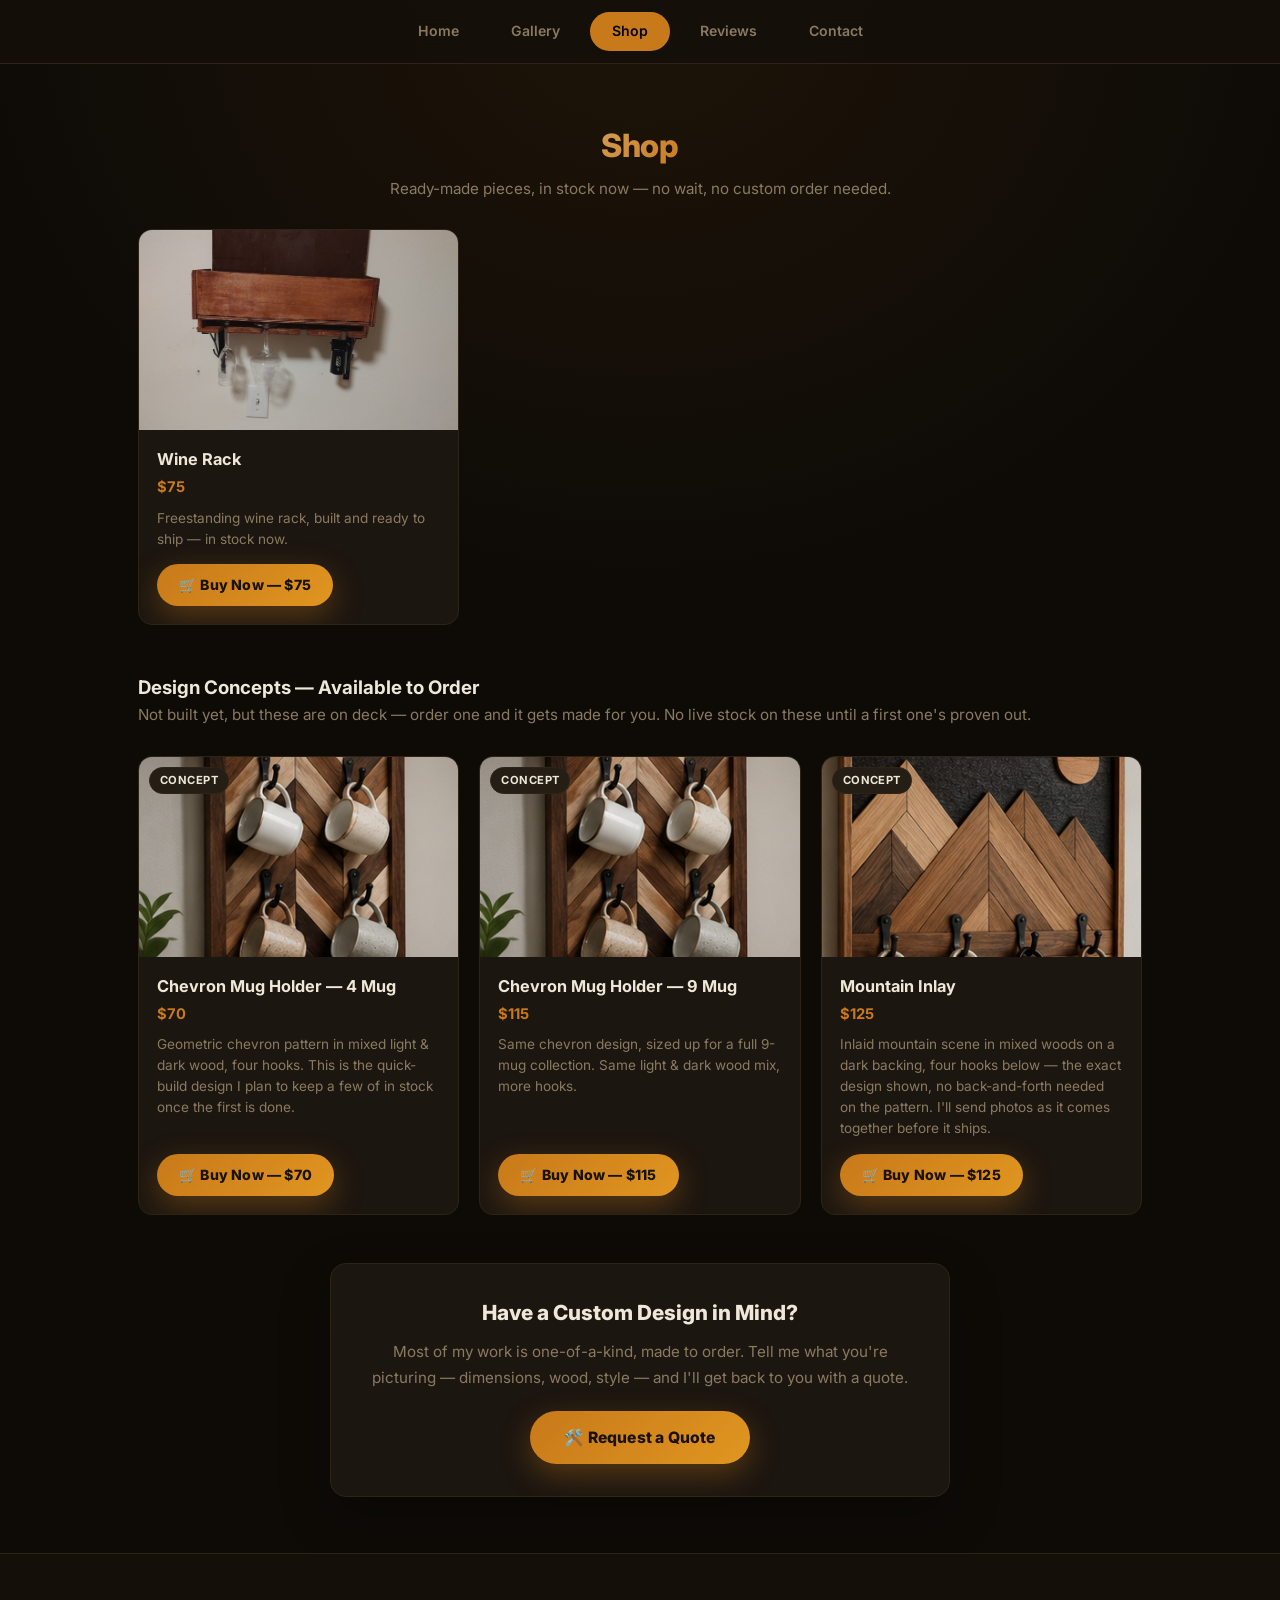
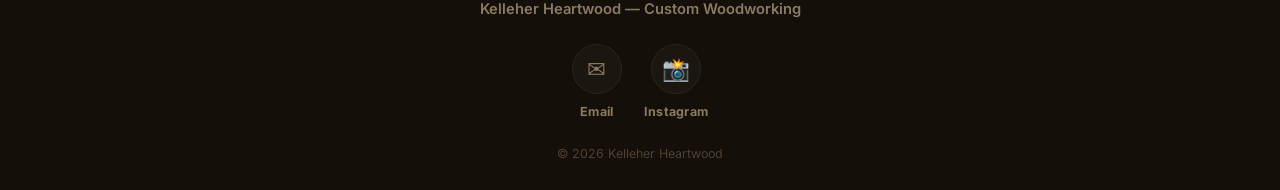
<file: shop.html>
<!doctype html>
<html lang="en">
<head>
  <meta charset="utf-8" />
  <meta name="viewport" content="width=device-width,initial-scale=1" />
  <title>Shop — Kelleher Heartwood</title>
  <meta name="description" content="Custom furniture and signs available to commission from Kelleher Heartwood.">
  <link rel="icon" href="images/kelleherheartwood.png">
  <link rel="stylesheet" href="style.css" />
</head>
<body>

  <nav class="brand-nav">
    <div class="brand-nav-inner">
      <a href="index.html">Home</a>
      <a href="gallery.html">Gallery</a>
      <a href="shop.html" class="active">Shop</a>
      <a href="index.html#reviews">Reviews</a>
      <a href="index.html#contact">Contact</a>
    </div>
  </nav>

  <main>
    <section class="section">
      <div class="container">
        <div class="section-header centered">
          <h2>Shop</h2>
          <p class="subtitle">Ready-made pieces, in stock now &mdash; no wait, no custom order needed.</p>
        </div>

        <div class="shop-grid">

          <div class="shop-card">
            <img src="images/winerack.jpg" alt="Wine Rack" loading="lazy">
            <div class="shop-card-body">
              <h3>Wine Rack</h3>
              <p class="shop-price">$75</p>
              <p class="shop-desc">Freestanding wine rack, built and ready to ship &mdash; in stock now.</p>
              <!-- TODO: swap this mailto link for a Stripe Checkout link once online payments are set up -->
              <a href="mailto:kelleherheartwood@gmail.com?subject=Wine%20Rack%20Purchase%20(%2475)" class="btn-primary buy-now-btn">🛒 Buy Now &mdash; $75</a>
            </div>
          </div>

        </div>

        <div class="section-header concepts-header">
          <h3>Design Concepts &mdash; Available to Order</h3>
          <p class="subtitle">Not built yet, but these are on deck &mdash; order one and it gets made for you. No live stock on these until a first one's proven out.</p>
        </div>

        <div class="shop-grid">

          <!-- TODO: once Stripe Checkout is wired up, model the custom color
               palette as a +$10 line-item/option instead of a mailto note.
               Not offering it yet — starting with light/dark only, per plan
               to add it once customers actually start asking. -->
          <div class="shop-card">
            <span class="concept-badge">Concept</span>
            <img src="images/chevron-mockup.png" alt="Chevron mug holder design concept" loading="lazy">
            <div class="shop-card-body">
              <h3>Chevron Mug Holder &mdash; 4 Mug</h3>
              <p class="shop-price">$70</p>
              <p class="shop-desc">Geometric chevron pattern in mixed light &amp; dark wood, four hooks. This is the quick-build design I plan to keep a few of in stock once the first is done.</p>
              <!-- TODO: swap this mailto link for a Stripe Checkout link once online payments are set up -->
              <a href="mailto:kelleherheartwood@gmail.com?subject=Chevron%20Mug%20Holder%20(4%20Mug)%20Purchase%20(%2470)" class="btn-primary buy-now-btn">🛒 Buy Now &mdash; $70</a>
            </div>
          </div>

          <div class="shop-card">
            <span class="concept-badge">Concept</span>
            <img src="images/chevron-mockup.png" alt="Chevron mug holder design concept, larger 9-mug size" loading="lazy">
            <div class="shop-card-body">
              <h3>Chevron Mug Holder &mdash; 9 Mug</h3>
              <p class="shop-price">$115</p>
              <p class="shop-desc">Same chevron design, sized up for a full 9-mug collection. Same light &amp; dark wood mix, more hooks.</p>
              <!-- TODO: swap this mailto link for a Stripe Checkout link once online payments are set up -->
              <a href="mailto:kelleherheartwood@gmail.com?subject=Chevron%20Mug%20Holder%20(9%20Mug)%20Purchase%20(%24115)" class="btn-primary buy-now-btn">🛒 Buy Now &mdash; $115</a>
            </div>
          </div>

          <div class="shop-card">
            <span class="concept-badge">Concept</span>
            <img src="images/mountain-mockup.png" alt="Mountain inlay mug holder design concept" loading="lazy">
            <div class="shop-card-body">
              <h3>Mountain Inlay</h3>
              <p class="shop-price">$125</p>
              <p class="shop-desc">Inlaid mountain scene in mixed woods on a dark backing, four hooks below &mdash; the exact design shown, no back-and-forth needed on the pattern. I'll send photos as it comes together before it ships.</p>
              <!-- TODO: swap this mailto link for a Stripe Checkout link once online payments are set up -->
              <a href="mailto:kelleherheartwood@gmail.com?subject=Mountain%20Inlay%20Mug%20Holder%20Purchase%20(%24125)" class="btn-primary buy-now-btn">🛒 Buy Now &mdash; $125</a>
            </div>
          </div>

        </div>

        <div class="custom-callout">
          <h3>Have a Custom Design in Mind?</h3>
          <p>Most of my work is one-of-a-kind, made to order. Tell me what you're picturing &mdash; dimensions, wood, style &mdash; and I'll get back to you with a quote.</p>
          <a href="index.html#contact" class="btn-primary">🛠️ Request a Quote</a>
        </div>
      </div>
    </section>
  </main>

  <footer>
    <p class="footer-tagline">Kelleher Heartwood — Custom Woodworking</p>
    <div class="footer-socials">
      <a href="mailto:kelleherheartwood@gmail.com" class="footer-social-btn">
        <span class="footer-social-icon">✉️</span>
        <span>Email</span>
      </a>
      <!-- Swap in your real Instagram handle when ready -->
      <a href="https://instagram.com/YOUR_INSTAGRAM_HANDLE" target="_blank" rel="noopener" class="footer-social-btn">
        <span class="footer-social-icon">📸</span>
        <span>Instagram</span>
      </a>
    </div>
    <p class="footer-copy">&copy; 2026 Kelleher Heartwood</p>
  </footer>

</body>
</html>
</file>
<file: style.css>
@import url('https://fonts.googleapis.com/css2?family=Inter:wght@400;500;600;700;800&display=swap');

/* ── Design tokens ── */
:root {
  --bg:        #0e0b07;
  --bg2:       #141009;
  --surface:   #1c1610;
  --surface2:  #241e14;
  --border:    #2e2416;
  --accent:    #c8791a;
  --accent-lt: #e09620;
  --text:      #eee8d8;
  --muted:     #8a7a60;
  --dim:       #504030;
  --radius:    12px;
}

/* ── Reset ── */
*, *::before, *::after { box-sizing: border-box; margin: 0; padding: 0; }
html { scroll-behavior: smooth; }
img  { max-width: 100%; height: auto; display: block; }

body {
  font-family: 'Inter', system-ui, -apple-system, sans-serif;
  background: var(--bg);
  background-image: radial-gradient(ellipse 80% 50% at 50% 0%, #1e1408 0%, #0e0b07 65%);
  color: var(--text);
  line-height: 1.6;
  min-height: 100vh;
  -webkit-font-smoothing: antialiased;
}

.container {
  max-width: 1100px;
  margin: 0 auto;
  padding: 0 clamp(16px, 5vw, 48px);
}

.subtitle {
  font-size: 0.95rem;
  color: var(--muted);
  margin-bottom: 22px;
}

/* Any plain inline text link inside body copy (not a styled button) — this is
   the fix for links rendering as default browser blue/purple: every link
   needs to land in a rule somewhere, this is the catch-all for prose links. */
.subtitle a, .about-text a, .contact-note a, p a {
  color: var(--accent);
  text-decoration: underline;
  text-underline-offset: 2px;
}
.subtitle a:hover, .about-text a:hover, .contact-note a:hover, p a:hover {
  color: var(--accent-lt);
}

/* ══════════════════════════════════════
   BRAND SUB-NAV (Home / Gallery / Shop — the Kelleher Heartwood site nav)
══════════════════════════════════════ */
.brand-nav {
  background: rgba(20, 16, 9, 0.92);
  backdrop-filter: blur(14px);
  -webkit-backdrop-filter: blur(14px);
  border-bottom: 1px solid var(--border);
  position: sticky;
  top: 0;
  z-index: 100;
}

.brand-nav-inner {
  max-width: 1100px;
  margin: 0 auto;
  display: flex;
  align-items: center;
  justify-content: center;
  gap: 8px;
  padding: 12px clamp(16px, 5vw, 48px);
  flex-wrap: wrap;
}

.brand-nav-inner a {
  padding: 8px 22px;
  border-radius: 20px;
  text-decoration: none;
  color: var(--muted);
  font-size: 0.88rem;
  font-weight: 600;
  transition: all 0.2s ease;
}

.brand-nav-inner a:hover {
  color: var(--accent);
  background: rgba(200, 121, 26, 0.1);
}

.brand-nav-inner a.active {
  color: #000;
  background: var(--accent);
}

/* ══════════════════════════════════════
   BRAND HERO (logo + tagline + primary CTA)
══════════════════════════════════════ */
.brand-hero {
  padding: 60px 0 48px;
  text-align: center;
  background: radial-gradient(ellipse 70% 60% at 50% 0%, rgba(200, 121, 26, 0.12) 0%, transparent 70%);
  border-bottom: 1px solid var(--border);
}

.brand-logo {
  width: 100%;
  max-width: 190px;
  margin: 0 auto 20px;
  border-radius: 50%;
  box-shadow: 0 20px 60px rgba(0, 0, 0, 0.55), 0 0 0 1px var(--border);
}

.brand-tagline {
  max-width: 560px;
  margin: 0 auto 28px;
  font-size: 1.05rem;
  color: var(--muted);
  line-height: 1.65;
}

.hero-ctas {
  display: flex;
  gap: 14px;
  justify-content: center;
  flex-wrap: wrap;
}

/* ── Buttons ── */
.btn-primary {
  display: inline-flex;
  align-items: center;
  gap: 8px;
  background: linear-gradient(135deg, var(--accent) 0%, var(--accent-lt) 100%);
  color: #1a1206;
  padding: 14px 34px;
  border-radius: 30px;
  text-decoration: none;
  font-weight: 800;
  font-size: 0.98rem;
  letter-spacing: 0.2px;
  border: none;
  cursor: pointer;
  font-family: inherit;
  box-shadow: 0 10px 30px rgba(200, 121, 26, 0.35);
  transition: transform 0.2s ease, box-shadow 0.2s ease, background 0.2s ease;
}

.btn-primary:hover {
  transform: translateY(-2px);
  box-shadow: 0 16px 42px rgba(200, 121, 26, 0.5);
}

.btn-secondary {
  display: inline-flex;
  align-items: center;
  gap: 8px;
  background: var(--surface);
  color: var(--text);
  border: 1.5px solid var(--border);
  padding: 12.5px 30px;
  border-radius: 30px;
  text-decoration: none;
  font-weight: 700;
  font-size: 0.95rem;
  font-family: inherit;
  cursor: pointer;
  transition: all 0.2s ease;
}

.btn-secondary:hover {
  border-color: var(--accent);
  color: var(--accent);
  transform: translateY(-2px);
  background: rgba(200, 121, 26, 0.08);
}

/* ══════════════════════════════════════
   SECTIONS (shared header treatment)
══════════════════════════════════════ */
.section {
  padding: 56px 0;
  border-bottom: 1px solid var(--border);
}

.section:last-of-type {
  border-bottom: none;
}

.section-header {
  margin-bottom: 28px;
}

.section-header.centered {
  text-align: center;
  max-width: 640px;
  margin-left: auto;
  margin-right: auto;
}

.section-header h2 {
  font-size: clamp(1.5rem, 3.2vw, 2rem);
  font-weight: 800;
  background: linear-gradient(135deg, var(--text) 0%, var(--accent) 60%, #d4a060 100%);
  -webkit-background-clip: text;
  -webkit-text-fill-color: transparent;
  background-clip: text;
  letter-spacing: -0.4px;
  margin-bottom: 6px;
}

/* ── Filter controls ── */
.controls {
  display: flex;
  gap: 8px;
  flex-wrap: wrap;
}

.filter-btn {
  border: 1px solid var(--border);
  background: var(--surface);
  color: var(--muted);
  padding: 7px 18px;
  border-radius: 20px;
  cursor: pointer;
  font-size: 0.85rem;
  font-weight: 600;
  font-family: inherit;
  transition: all 0.2s ease;
}

.filter-btn:hover {
  border-color: var(--accent);
  color: var(--accent);
  background: rgba(200, 121, 26, 0.08);
}

.filter-btn.active {
  background: var(--accent);
  border-color: var(--accent);
  color: #000;
}

/* ══════════════════════════════════════
   ABOUT (home page)
══════════════════════════════════════ */
.about-grid {
  display: grid;
  grid-template-columns: 1.1fr 0.9fr;
  gap: 48px;
  align-items: center;
}

.about-text p {
  color: var(--muted);
  font-size: 0.98rem;
  line-height: 1.75;
  margin-bottom: 14px;
}

.about-photo img {
  border-radius: 14px;
  border: 1px solid var(--border);
  box-shadow: 0 20px 50px rgba(0, 0, 0, 0.4);
}

@media (max-width: 800px) {
  .about-grid { grid-template-columns: 1fr; }
}

/* ══════════════════════════════════════
   CAROUSEL (home page showcase)
══════════════════════════════════════ */
.carousel {
  position: relative;
  max-width: 860px;
  margin: 0 auto;
  border-radius: 16px;
  overflow: hidden;
  border: 1px solid var(--border);
  box-shadow: 0 20px 50px rgba(0, 0, 0, 0.45);
}

.carousel-track {
  position: relative;
  height: 420px;
  background: var(--surface);
}

.carousel-slide {
  position: absolute;
  inset: 0;
  opacity: 0;
  transition: opacity 0.6s ease;
  pointer-events: none;
}

.carousel-slide.active {
  opacity: 1;
  pointer-events: auto;
}

.carousel-slide img {
  width: 100%;
  height: 100%;
  object-fit: cover;
}

.carousel-caption {
  position: absolute;
  left: 0; right: 0; bottom: 0;
  padding: 20px 24px;
  background: linear-gradient(to top, rgba(0, 0, 0, 0.88), transparent);
  color: var(--text);
  font-weight: 700;
  font-size: 1.02rem;
}

.carousel-dots {
  position: absolute;
  bottom: 14px;
  left: 50%;
  transform: translateX(-50%);
  display: flex;
  gap: 8px;
  z-index: 5;
}

.carousel-dots button {
  width: 9px;
  height: 9px;
  border-radius: 50%;
  background: rgba(255, 255, 255, 0.4);
  border: none;
  cursor: pointer;
  padding: 0;
  transition: background 0.2s ease, transform 0.2s ease;
}

.carousel-dots button.active {
  background: var(--accent);
  transform: scale(1.2);
}

.carousel-arrow {
  position: absolute;
  top: 50%;
  transform: translateY(-50%);
  background: rgba(0, 0, 0, 0.4);
  border: 1px solid rgba(255, 255, 255, 0.2);
  color: white;
  width: 38px;
  height: 38px;
  border-radius: 50%;
  cursor: pointer;
  z-index: 5;
  display: flex;
  align-items: center;
  justify-content: center;
  font-size: 1rem;
  transition: background 0.2s ease;
}

.carousel-arrow:hover {
  background: rgba(200, 121, 26, 0.7);
}

.carousel-arrow.prev { left: 14px; }
.carousel-arrow.next { right: 14px; }

@media (max-width: 600px) {
  .carousel-track { height: 260px; }
}

/* ══════════════════════════════════════
   MAIN + GALLERY
══════════════════════════════════════ */
main {
  padding: 0;
}

.gallery {
  display: grid;
  grid-template-columns: repeat(auto-fill, minmax(240px, 1fr));
  gap: 20px;
  margin-top: 0;
}

/* ── Card ── */
.card {
  position: relative;
  background: var(--surface);
  border-radius: 14px;
  overflow: hidden;
  cursor: pointer;
  border: 1px solid var(--border);
  display: flex;
  flex-direction: column;
  transition: transform 0.28s ease, border-color 0.28s ease, box-shadow 0.28s ease;
}

/* Top shimmer bar on hover */
.card::before {
  content: '';
  position: absolute;
  top: 0; left: 0; right: 0;
  height: 2px;
  background: linear-gradient(90deg, transparent 0%, var(--accent) 50%, var(--accent-lt) 100%);
  opacity: 0;
  transition: opacity 0.3s ease;
  z-index: 2;
}

/* Gradient fade from image into card body */
.card::after {
  content: '';
  position: absolute;
  left: 0; right: 0;
  top: 138px;
  height: 62px;
  background: linear-gradient(to bottom, transparent, var(--surface));
  pointer-events: none;
  z-index: 1;
}

.card:hover {
  transform: translateY(-6px);
  border-color: rgba(200, 121, 26, 0.55);
  box-shadow: 0 20px 48px rgba(200, 121, 26, 0.14), 0 6px 18px rgba(0, 0, 0, 0.45);
}

.card:hover::before {
  opacity: 1;
}

.card img {
  width: 100%;
  height: 200px;
  object-fit: cover;
  display: block;
  transition: transform 0.4s ease;
}

/* Cards where the subject sits lower in the image */
.card-lower img {
  object-position: center 25%;
}

.card:hover img {
  transform: scale(1.06);
}

.card figcaption {
  padding: 14px 16px 16px;
}

.card h3 {
  margin: 0 0 5px;
  color: var(--text);
  font-size: 1rem;
  font-weight: 700;
  transition: color 0.25s ease;
}

.card:hover h3 {
  color: var(--accent);
}

.tag {
  color: var(--muted);
  font-size: 0.82rem;
  font-weight: 500;
}

/* Badge for pieces that were sold/commissioned, overlaid on the image */
.sold-badge {
  position: absolute;
  top: 10px;
  right: 10px;
  z-index: 3;
  background: var(--accent);
  color: var(--surface);
  font-size: 0.7rem;
  font-weight: 700;
  letter-spacing: 0.04em;
  text-transform: uppercase;
  padding: 4px 10px;
  border-radius: 999px;
  box-shadow: 0 2px 8px rgba(0, 0, 0, 0.35);
}

/* Quieter than .sold-badge on purpose — this is informational, not urgent */
.concept-badge {
  position: absolute;
  top: 10px;
  left: 10px;
  z-index: 3;
  background: var(--surface2);
  color: var(--text);
  border: 1px solid var(--border);
  font-size: 0.7rem;
  font-weight: 700;
  letter-spacing: 0.04em;
  text-transform: uppercase;
  padding: 4px 10px;
  border-radius: 999px;
}

.concepts-header {
  margin-top: 48px;
}

/* ══════════════════════════════════════
   SHOP
══════════════════════════════════════ */
.shop-grid {
  display: grid;
  grid-template-columns: repeat(auto-fill, minmax(240px, 1fr));
  gap: 20px;
}

.shop-card {
  position: relative;
  background: var(--surface);
  border: 1px solid var(--border);
  border-radius: 14px;
  overflow: hidden;
  display: flex;
  flex-direction: column;
  transition: transform 0.28s ease, border-color 0.28s ease, box-shadow 0.28s ease;
}

.shop-card:hover {
  transform: translateY(-6px);
  border-color: rgba(200, 121, 26, 0.55);
  box-shadow: 0 20px 48px rgba(200, 121, 26, 0.14), 0 6px 18px rgba(0, 0, 0, 0.45);
}

.shop-card img {
  width: 100%;
  height: 200px;
  object-fit: cover;
}

.shop-card-body {
  padding: 16px 18px 18px;
  display: flex;
  flex-direction: column;
  flex: 1;
}

.shop-card h3 {
  font-size: 1.02rem;
  font-weight: 700;
  color: var(--text);
  margin-bottom: 4px;
}

.shop-price {
  color: var(--accent);
  font-weight: 700;
  font-size: 0.92rem;
  margin-bottom: 8px;
}

.shop-desc {
  color: var(--muted);
  font-size: 0.85rem;
  line-height: 1.55;
  flex: 1;
}

.buy-now-btn {
  align-self: flex-start;
  margin-top: 14px;
  padding: 10px 22px;
  font-size: 0.88rem;
}

/* Stand-in for a shop-card image when a product hasn't been photographed yet */
.shop-card-placeholder {
  width: 100%;
  height: 200px;
  display: flex;
  flex-direction: column;
  align-items: center;
  justify-content: center;
  gap: 8px;
  background: var(--surface2);
  color: var(--muted);
}

.placeholder-icon {
  font-size: 2.6rem;
}

.placeholder-label {
  font-size: 0.78rem;
  font-weight: 600;
}

/* Callout pointing custom-work inquiries at the homepage contact form */
.custom-callout {
  max-width: 620px;
  margin: 48px auto 0;
  text-align: center;
  background: var(--surface);
  border: 1px solid var(--border);
  border-radius: 16px;
  padding: 32px clamp(20px, 5vw, 40px);
  box-shadow: 0 20px 50px rgba(0, 0, 0, 0.3);
}

.custom-callout h3 {
  font-size: 1.3rem;
  font-weight: 800;
  color: var(--text);
  margin-bottom: 10px;
}

.custom-callout p {
  color: var(--muted);
  font-size: 0.95rem;
  line-height: 1.7;
  margin-bottom: 20px;
}

/* ══════════════════════════════════════
   REVIEWS
══════════════════════════════════════ */
.reviews-grid {
  display: grid;
  grid-template-columns: repeat(auto-fit, minmax(260px, 1fr));
  gap: 20px;
  margin-bottom: 40px;
}

.review-card {
  background: var(--surface);
  border: 1px solid var(--border);
  border-radius: 14px;
  padding: 24px;
  transition: transform 0.25s ease, border-color 0.25s ease;
}

.review-card:hover {
  transform: translateY(-4px);
  border-color: rgba(200, 121, 26, 0.4);
}

.review-stars {
  color: var(--accent);
  font-size: 1.1rem;
  letter-spacing: 2px;
  margin-bottom: 10px;
}

.review-text {
  color: var(--text);
  font-size: 0.95rem;
  line-height: 1.65;
  font-style: italic;
  margin-bottom: 14px;
}

.review-author {
  color: var(--muted);
  font-size: 0.85rem;
  font-weight: 700;
}

.review-piece {
  font-weight: 500;
  color: var(--dim);
}

.reviews-empty {
  grid-column: 1 / -1;
  text-align: center;
  color: var(--muted);
  font-size: 0.95rem;
  padding: 20px 0;
}

.review-form-title {
  text-align: center;
  font-size: 1.2rem;
  font-weight: 800;
  color: var(--text);
  margin-bottom: 22px;
}

.review-form-note {
  text-align: center;
  font-size: 0.8rem;
  color: var(--dim);
  margin-top: 14px;
}

/* ══════════════════════════════════════
   CONTACT — single centered card, not a split layout
══════════════════════════════════════ */
.contact-card {
  max-width: 620px;
  margin: 0 auto;
  background: var(--surface);
  border: 1px solid var(--border);
  border-radius: 16px;
  padding: 36px clamp(20px, 5vw, 40px) 32px;
  box-shadow: 0 20px 50px rgba(0, 0, 0, 0.35);
}

.contact-form {
  display: flex;
  flex-direction: column;
  gap: 16px;
}

.form-row {
  display: grid;
  grid-template-columns: 1fr 1fr;
  gap: 16px;
}

.form-field {
  display: flex;
  flex-direction: column;
  gap: 6px;
}

.form-field label {
  font-size: 0.78rem;
  font-weight: 700;
  text-transform: uppercase;
  letter-spacing: 0.06em;
  color: var(--muted);
}

.form-field input,
.form-field textarea,
.form-field select {
  background: var(--bg2);
  border: 1px solid var(--border);
  border-radius: 8px;
  padding: 11px 13px;
  color: var(--text);
  font-family: inherit;
  font-size: 0.92rem;
  resize: vertical;
  width: 100%;
}

.form-field select {
  appearance: none;
  -webkit-appearance: none;
  background-image: linear-gradient(45deg, transparent 50%, var(--muted) 50%), linear-gradient(135deg, var(--muted) 50%, transparent 50%);
  background-position: calc(100% - 20px) center, calc(100% - 15px) center;
  background-size: 5px 5px, 5px 5px;
  background-repeat: no-repeat;
  padding-right: 34px;
}

.form-field select option {
  background: var(--bg2);
  color: var(--text);
}

.form-field input:focus,
.form-field textarea:focus,
.form-field select:focus {
  outline: none;
  border-color: var(--accent);
  box-shadow: 0 0 0 3px rgba(200, 121, 26, 0.18);
}

.contact-form .submit-btn {
  background: linear-gradient(135deg, var(--accent) 0%, var(--accent-lt) 100%);
  color: #1a1206;
  border: none;
  padding: 13px 30px;
  border-radius: 30px;
  font-weight: 800;
  font-size: 0.95rem;
  font-family: inherit;
  cursor: pointer;
  align-self: center;
  transition: all 0.2s ease;
  box-shadow: 0 10px 26px rgba(200, 121, 26, 0.3);
}

.contact-form .submit-btn:hover {
  transform: translateY(-2px);
  box-shadow: 0 14px 34px rgba(200, 121, 26, 0.42);
}

.contact-form .submit-btn:disabled {
  opacity: 0.6;
  cursor: default;
  transform: none;
}

.form-msg {
  font-size: 0.88rem;
  min-height: 1.2em;
  text-align: center;
}

.form-msg.ok  { color: #7fd97f; }
.form-msg.err { color: #e88; }

.contact-divider {
  display: flex;
  align-items: center;
  gap: 14px;
  margin: 28px 0 18px;
  color: var(--dim);
  font-size: 0.72rem;
  font-weight: 700;
  text-transform: uppercase;
  letter-spacing: 0.1em;
}

.contact-divider::before,
.contact-divider::after {
  content: '';
  flex: 1;
  height: 1px;
  background: var(--border);
}

.contact-email-row {
  text-align: center;
}

.direct-email {
  display: inline-block;
  color: var(--accent);
  font-size: 1.05rem;
  font-weight: 700;
  text-decoration: none;
}

.direct-email:hover { color: var(--accent-lt); }

.contact-note {
  color: var(--muted);
  font-size: 0.85rem;
  line-height: 1.6;
  text-align: center;
  margin-top: 8px;
}

@media (max-width: 560px) {
  .form-row { grid-template-columns: 1fr; }
}

/* ══════════════════════════════════════
   LIGHTBOX
══════════════════════════════════════ */
.lightbox {
  position: fixed;
  inset: 0;
  display: grid;
  place-items: center;
  background: rgba(0, 0, 0, 0.9);
  backdrop-filter: blur(6px);
  -webkit-backdrop-filter: blur(6px);
  z-index: 9999;
  opacity: 0;
  pointer-events: none;
  transition: opacity 0.2s ease;
}

.lightbox.open { opacity: 1; pointer-events: auto; }

.lb-stage {
  max-width: 92vw;
  max-height: 86vh;
  position: relative;
}

.lb-stage img {
  max-width: 100%;
  max-height: 80vh;
  display: block;
  margin: 0 auto;
  border-radius: 10px;
  box-shadow: 0 24px 60px rgba(0, 0, 0, 0.85);
}

.lb-caption {
  text-align: center;
  margin-top: 10px;
  font-size: 0.92rem;
  color: var(--muted);
}

.lb-close, .lb-nav {
  position: absolute;
  background: rgba(200, 121, 26, 0.15);
  border: 1px solid rgba(200, 121, 26, 0.3);
  color: var(--text);
  padding: 8px 12px;
  border-radius: 8px;
  cursor: pointer;
  font-size: 0.9rem;
  transition: background 0.2s;
}

.lb-close:hover, .lb-nav:hover {
  background: rgba(200, 121, 26, 0.3);
}

.lb-close { top: 18px; right: 18px; z-index: 10001; font-weight: 700; }
.lb-nav   { top: 50%; transform: translateY(-50%); }
.lb-prev  { left: 14px; }
.lb-next  { right: 14px; }

/* ══════════════════════════════════════
   FOOTER
══════════════════════════════════════ */
footer {
  background: var(--bg2);
  border-top: 1px solid var(--border);
  padding: 44px clamp(16px, 5vw, 48px) 26px;
  text-align: center;
  color: var(--dim);
}

.footer-tagline {
  font-size: 0.92rem;
  color: var(--muted);
  font-weight: 600;
  margin-bottom: 22px;
}

/* Fun icon-badge social buttons — round icon + label, lifts and glows on
   hover instead of sitting there as flat underlined text */
.footer-socials {
  display: flex;
  justify-content: center;
  gap: 22px;
  margin: 0 0 22px;
  flex-wrap: wrap;
}

.footer-social-btn {
  display: flex;
  flex-direction: column;
  align-items: center;
  gap: 8px;
  text-decoration: none;
  color: var(--muted);
  font-size: 0.78rem;
  font-weight: 700;
  letter-spacing: 0.02em;
  transition: color 0.25s ease;
}

.footer-social-icon {
  width: 50px;
  height: 50px;
  border-radius: 50%;
  display: flex;
  align-items: center;
  justify-content: center;
  background: var(--surface);
  border: 1px solid var(--border);
  font-size: 1.4rem;
  transition: all 0.25s ease;
}

.footer-social-btn:hover {
  color: var(--accent);
}

.footer-social-btn:hover .footer-social-icon {
  border-color: var(--accent);
  transform: translateY(-4px) scale(1.05);
  box-shadow: 0 12px 28px rgba(200, 121, 26, 0.3);
  background: rgba(200, 121, 26, 0.1);
}

.footer-copy {
  font-size: 0.78rem;
  color: var(--dim);
}

/* ── Mobile ── */
@media (max-width: 600px) {
  .card img { height: 160px; }
  .shop-card img { height: 160px; }
  .controls { flex-wrap: nowrap; overflow-x: auto; padding-bottom: 8px; }
  .brand-logo { max-width: 160px; }
}
</file>
